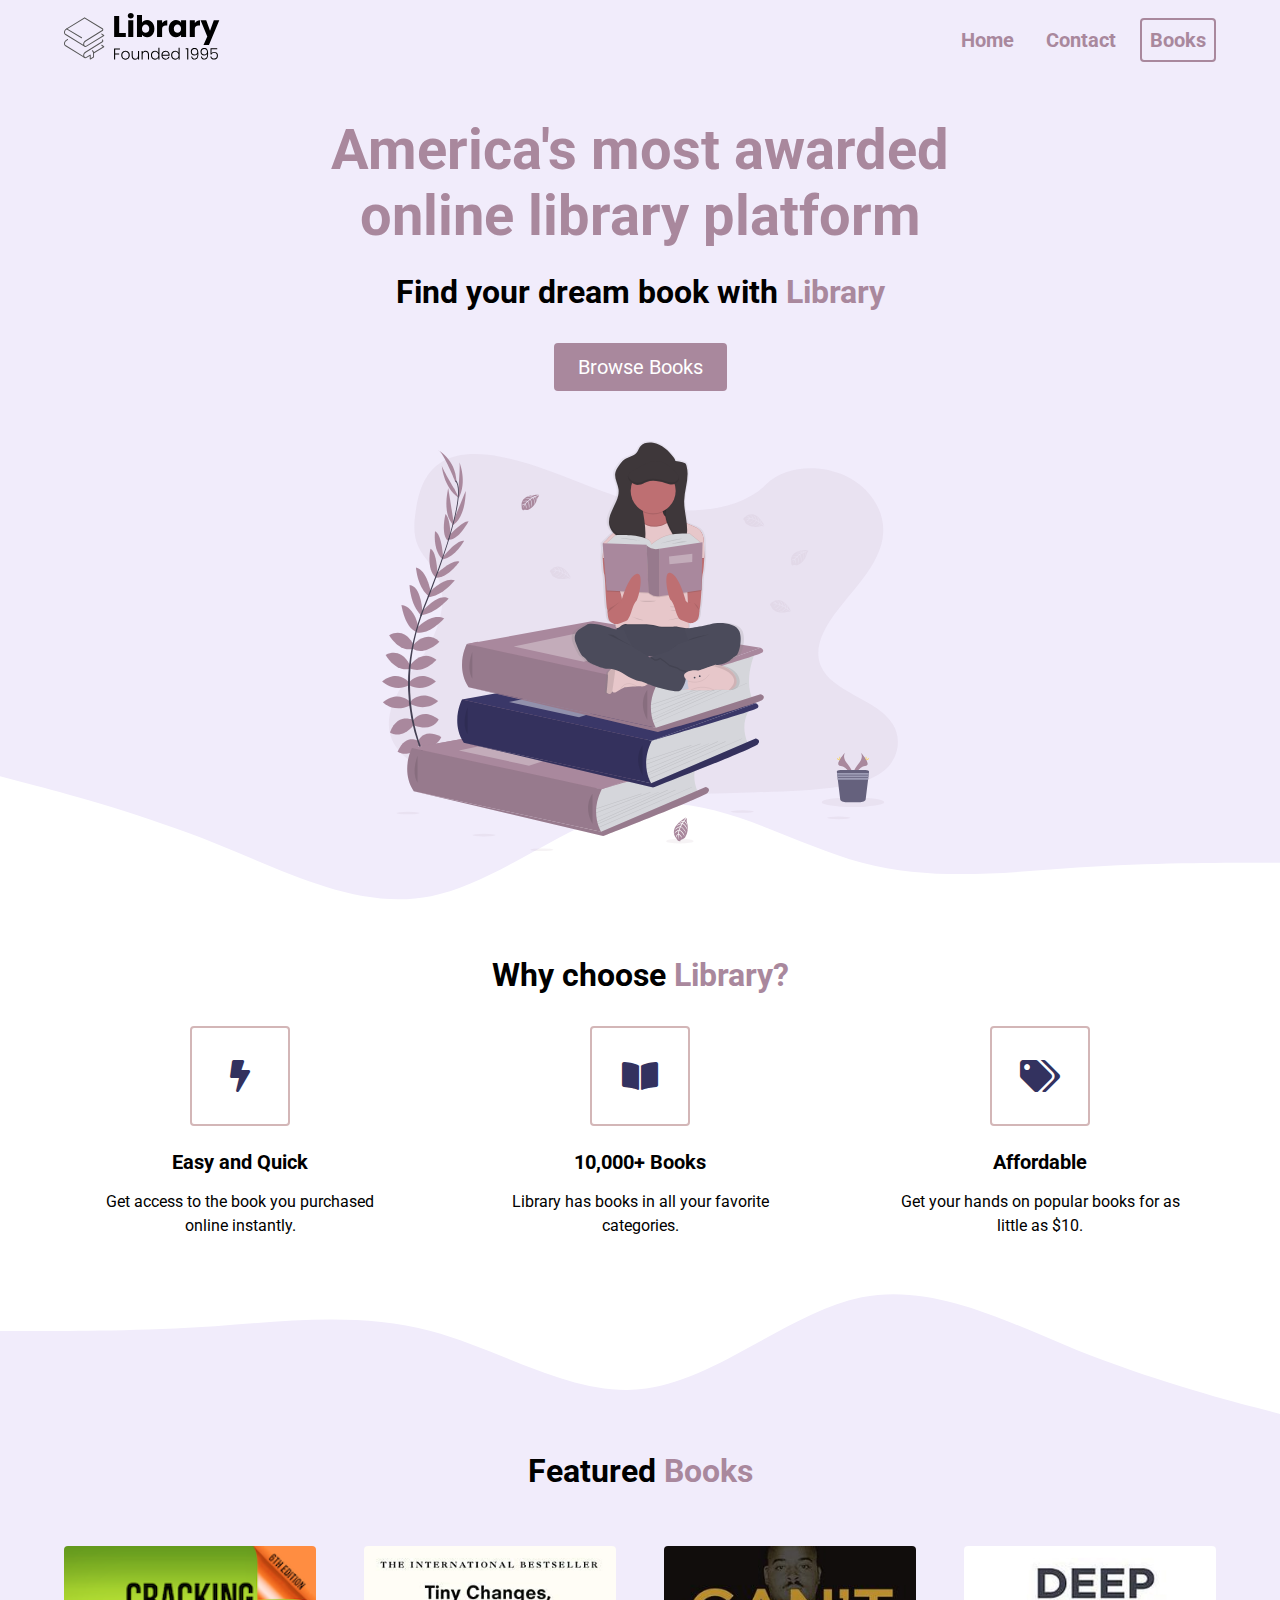
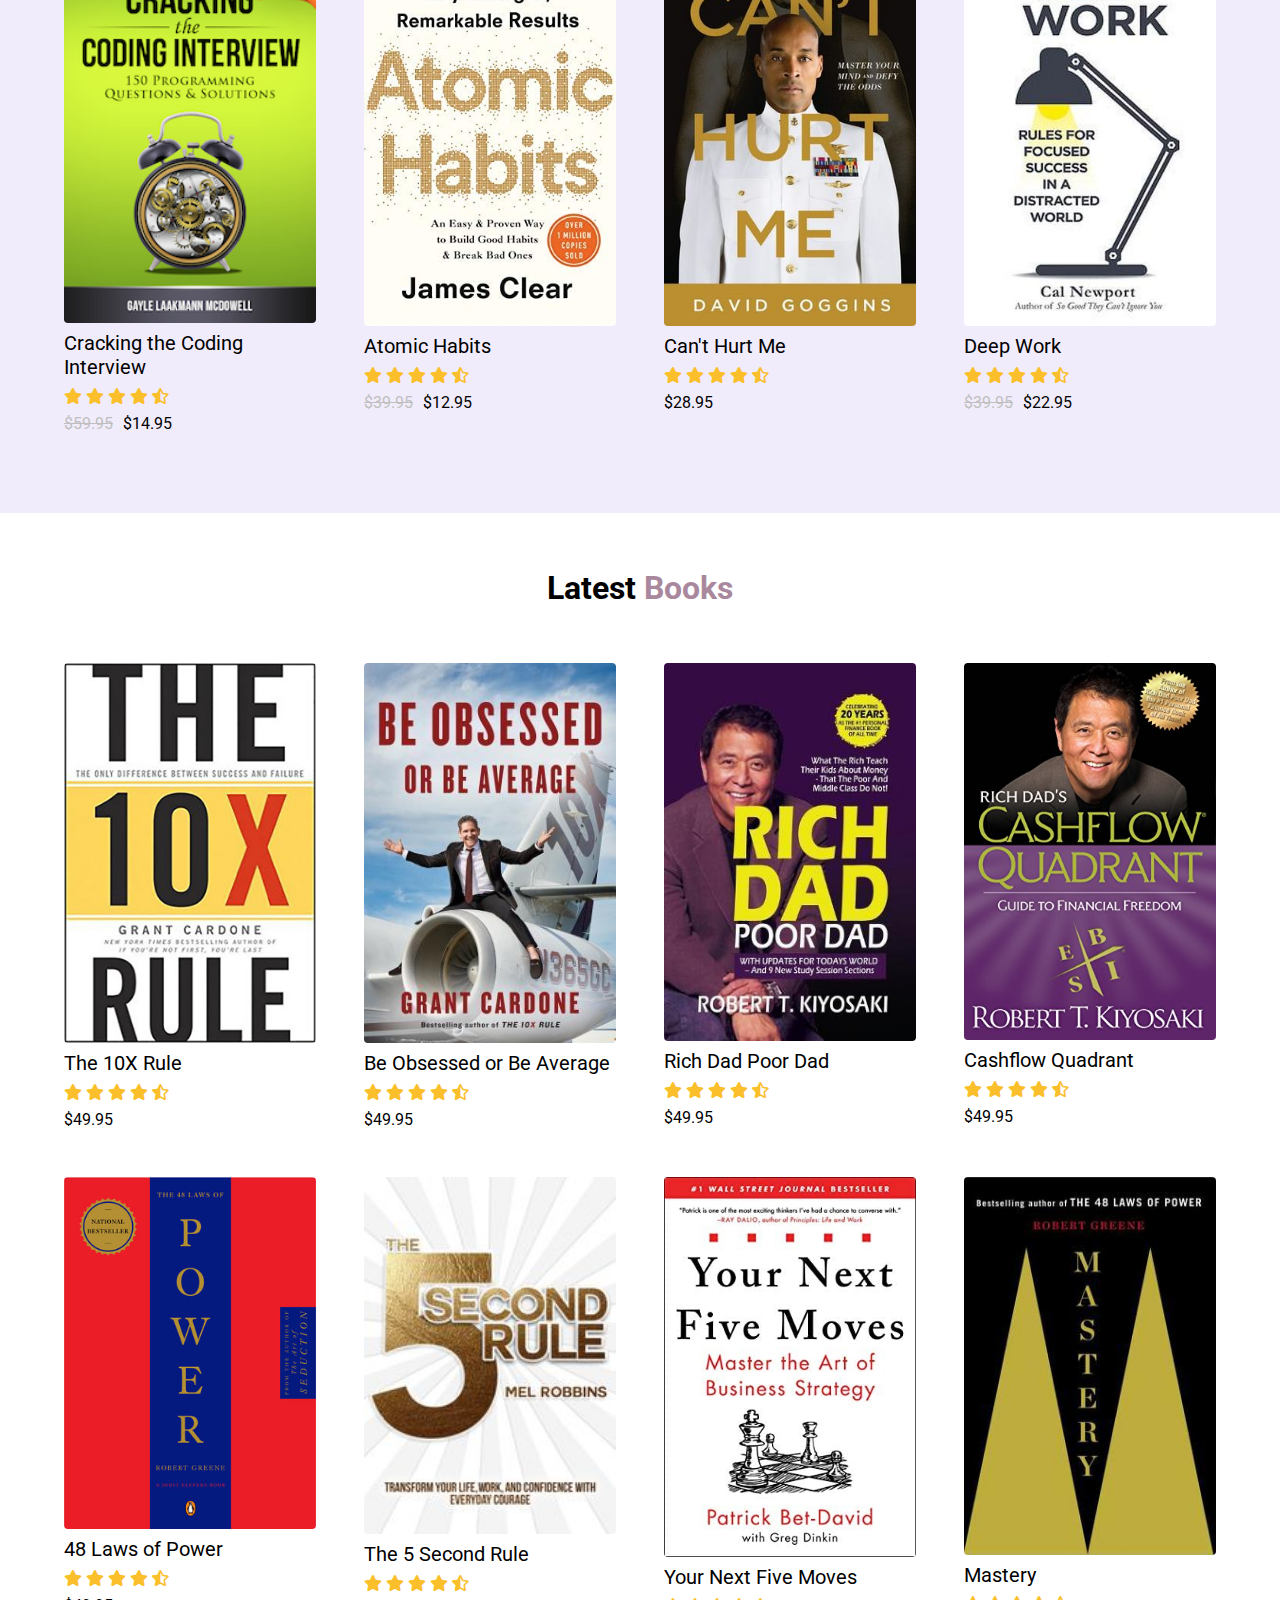
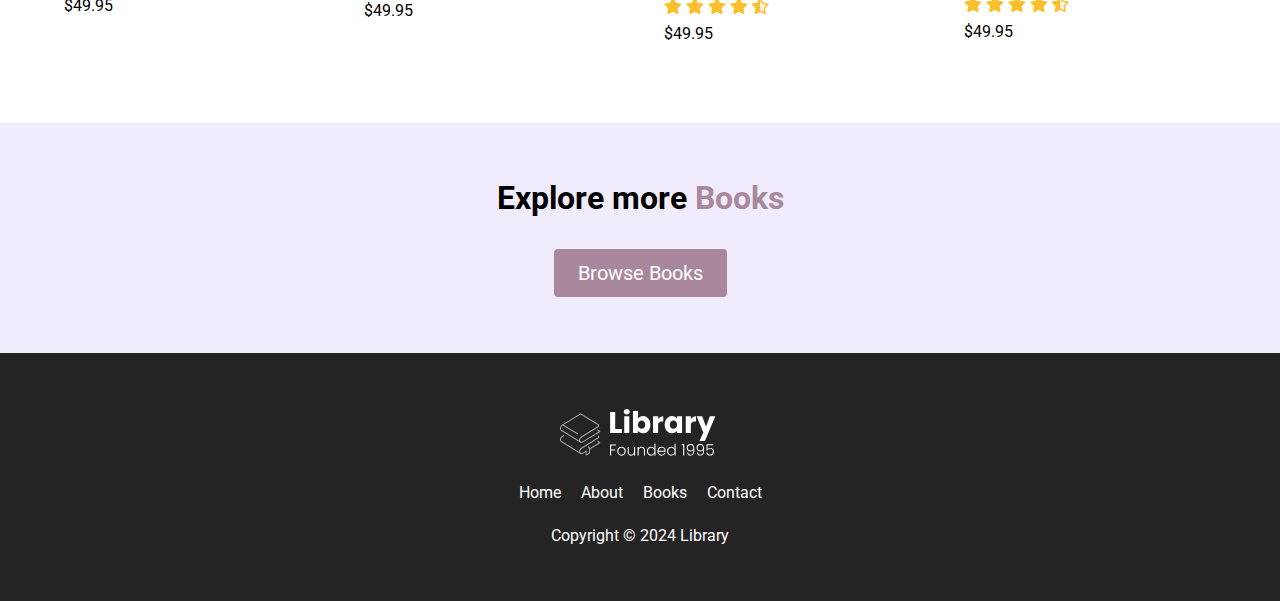
<file: index.html>
<!DOCTYPE html>
<html lang="en">

<head>
  <meta charset="UTF-8">
  <meta http-equiv="X-UA-Compatible" content="IE=edge">
  <meta name="viewport" content="width=device-width, initial-scale=1.0">
  <title>Library</title>
  <link rel="icon" href="./assets/Library.svg">
  <link rel="stylesheet" href="./styles.css">
  <link rel="stylesheet" href="https://cdnjs.cloudflare.com/ajax/libs/font-awesome/5.15.3/css/all.min.css">
  <script src="./index.js"></script>
</head>
<!DOCTYPE html>
<body>
    <section id="landing">
        <nav>
            <div class="nav__container"> 
                <img class="logo" src="./assets/Library.svg" alt="">
                <ul class="nav__links">
                    <li><a href="#" class="nav__link">Home</a></li>
                    <li><a href="#" class="nav__link">Contact</a></li>
                    <li><a href="./books.html" class="nav__link nav__link--primary">Books</a></li>
                </ul>
            
            <button class="btn__menu" onclick="openMenu()">
                <i class="fas fa-bars"></i>
            </button>
            <div class="menu__backdrop">
                <button class="btn__menu btn__menu--close" onclick="closeMenu()">
                    <i class="fas fa-times"></i>
                </button>
                <ul class="menu__links">
                    <li class="menu__list">
                        <a href="#" class="menu__link" onclick="closeMenu()">Home</a>
                    </li>
                    <li class="menu__list">
                        <a href="./books.html" class="menu__link" onclick="closeMenu()">Books</a>
                    </li>
                    <li class="menu__list">
                        <a class="menu__link no-cursor" onclick="closeMenu()">Contact</a>
                    </li>
                </ul>
            </div>
        </div>
        </nav>
        <header>
            <div class="header__container">
                <div class="header__description">
                    <h1>America's most awarded online library platform</h1>
                    <h2>Find your dream book with <span class="purple">Library</span></h2>
                    <a href="#features">
                        <button class="btn">Browse Books</button>
                    </a> 
                </div>
                <figure class="header__img--wrapper">
                    <img class="header__img" src="./assets/Undraw_Books.svg" alt="">
                </figure>
            </div>
        </header>
    </section>

    <main>
        <section id="highlights">
            <div class="container">
                <div class="row">
                    <h2 class="section__title">
                        Why choose <span class="purple">Library?</span>
                    </h2>
                    <div class="highlight__wrapper">
                        <div class="highlight">
                            <div class="highlight__img">
                                <i class="fas fa-bolt"></i>
                            </div>
                                <h3 class="highlight__subtitle">
                                    Easy and Quick
                                </h3>
                                <p class="highlight__para">
                                    Get access to the book you purchased online instantly.
                                </p>
                        </div>
                        <div class="highlight">
                            <div class="highlight__img">
                                <i class="fas fa-book-open"></i>
                            </div>
                                <h3 class="highlight__subtitle">
                                    10,000+ Books
                                </h3>
                                <p class="highlight__para">
                                    Library has books in all your favorite categories.
                                </p>
                        </div>
                        <div class="highlight">
                            <div class="highlight__img">
                                <i class="fas fa-tags"></i>
                            </div>
                                <h3 class="highlight__subtitle">
                                    Affordable
                                </h3>
                                <p class="highlight__para">
                                    Get your hands on popular books for as little as $10.
                                </p>
                        </div>
                    </div>
                </div>
            </div>
        </section>

        <section id="features">
            <div class="container">
                <div class="row">
                    <h2 class="section__title">
                        Featured <span class="purple">Books</span>
                    </h2>
                    <div class="books">
                        <div class="book">
                            <figure class="book__img--wrapper">
                                <img class="book__img" src="./assets/crack the coding interview.png" alt="">
                            </figure>
                            <div class="book__title">
                                Cracking the Coding Interview
                            </div>
                            <div class="book__ratings">
                                <i class="fas fa-star"></i>
                                <i class="fas fa-star"></i>
                                <i class="fas fa-star"></i>
                                <i class="fas fa-star"></i>
                                <i class="fas fa-star-half-alt"></i>
                            </div>
                            <div class="book__price">
                                <span class="book__price--normal">$59.95</span> $14.95
                            </div>
                        </div>
                        <div class="book">
                            <figure class="book__img--wrapper">
                                <img class="book__img" src="./assets/atomic habits.jpg" alt="">
                            </figure>
                            <div class="book__title">
                                Atomic Habits
                            </div>
                            <div class="book__ratings">
                                <i class="fas fa-star"></i>
                                <i class="fas fa-star"></i>
                                <i class="fas fa-star"></i>
                                <i class="fas fa-star"></i>
                                <i class="fas fa-star-half-alt"></i>
                            </div>
                            <div class="book__price">
                                <span class="book__price--normal">$39.95</span> $12.95
                            </div>
                        </div>
                        <div class="book">
                            <figure class="book__img--wrapper">
                                <img class="book__img" src="./assets/david goggins.jpeg" alt="">
                            </figure>
                            <div class="book__title">
                                Can't Hurt Me
                            </div>
                            <div class="book__ratings">
                                <i class="fas fa-star"></i>
                                <i class="fas fa-star"></i>
                                <i class="fas fa-star"></i>
                                <i class="fas fa-star"></i>
                                <i class="fas fa-star-half-alt"></i>
                            </div>
                            <div class="book__price">
                                $28.95
                            </div>
                        </div>
                        <div class="book">
                            <figure class="book__img--wrapper">
                                <img class="book__img" src="./assets/deep work.jpeg" alt="">
                            </figure>
                            <div class="book__title">
                                Deep Work
                            </div>
                            <div class="book__ratings">
                                <i class="fas fa-star"></i>
                                <i class="fas fa-star"></i>
                                <i class="fas fa-star"></i>
                                <i class="fas fa-star"></i>
                                <i class="fas fa-star-half-alt"></i>
                            </div>
                            <div class="book__price">
                                <span class="book__price--normal">$39.95</span> $22.95
                            </div>
                        </div>
                    </div>
                </div>
            </div>
        </section>
        <section id="recent">
            <div class="container">
                <div class="row">
                    <h2 class="section__title">
                        Latest <span class="purple">Books</span>
                    </h2>
                    <div class="books">
                        <div class="book">
                            <figure class="book__img--wrapper">
                                <img class="book__img" src="./assets/book-1.jpeg" alt="">
                            </figure>
                            <div class="book__title">
                                The 10X Rule
                            </div>
                            <div class="book__ratings">
                                <i class="fas fa-star"></i>
                                <i class="fas fa-star"></i>
                                <i class="fas fa-star"></i>
                                <i class="fas fa-star"></i>
                                <i class="fas fa-star-half-alt"></i>
                            </div>
                            <div class="book__price">
                                $49.95
                            </div>
                        </div>
                        <div class="book">
                            <figure class="book__img--wrapper">
                                <img class="book__img" src="./assets/book-2.jpeg" alt="">
                            </figure>
                            <div class="book__title">
                                Be Obsessed or Be Average
                            </div>
                            <div class="book__ratings">
                                <i class="fas fa-star"></i>
                                <i class="fas fa-star"></i>
                                <i class="fas fa-star"></i>
                                <i class="fas fa-star"></i>
                                <i class="fas fa-star-half-alt"></i>
                            </div>
                            <div class="book__price">
                                $49.95
                            </div>
                        </div>
                        <div class="book">
                            <figure class="book__img--wrapper">
                                <img class="book__img" src="./assets/book-3.jpeg" alt="">
                            </figure>
                            <div class="book__title">
                                Rich Dad Poor Dad
                            </div>
                            <div class="book__ratings">
                                <i class="fas fa-star"></i>
                                <i class="fas fa-star"></i>
                                <i class="fas fa-star"></i>
                                <i class="fas fa-star"></i>
                                <i class="fas fa-star-half-alt"></i>
                            </div>
                            <div class="book__price">
                                $49.95
                            </div>
                        </div>
                        <div class="book">
                            <figure class="book__img--wrapper">
                                <img class="book__img" src="./assets/book-4.jpeg" alt="">
                            </figure>
                            <div class="book__title">
                                Cashflow Quadrant
                            </div>
                            <div class="book__ratings">
                                <i class="fas fa-star"></i>
                                <i class="fas fa-star"></i>
                                <i class="fas fa-star"></i>
                                <i class="fas fa-star"></i>
                                <i class="fas fa-star-half-alt"></i>
                            </div>
                            <div class="book__price">
                                $49.95
                            </div>
                        </div>
                        <div class="book">
                            <figure class="book__img--wrapper">
                                <img class="book__img" src="./assets/book-5.jpeg" alt="">
                            </figure>
                            <div class="book__title">
                                48 Laws of Power
                            </div>
                            <div class="book__ratings">
                                <i class="fas fa-star"></i>
                                <i class="fas fa-star"></i>
                                <i class="fas fa-star"></i>
                                <i class="fas fa-star"></i>
                                <i class="fas fa-star-half-alt"></i>
                            </div>
                            <div class="book__price">
                                $49.95
                            </div>
                        </div>
                        <div class="book">
                            <figure class="book__img--wrapper">
                                <img class="book__img" src="./assets/book-6.jpeg" alt="">
                            </figure>
                            <div class="book__title">
                                The 5 Second Rule
                            </div>
                            <div class="book__ratings">
                                <i class="fas fa-star"></i>
                                <i class="fas fa-star"></i>
                                <i class="fas fa-star"></i>
                                <i class="fas fa-star"></i>
                                <i class="fas fa-star-half-alt"></i>
                            </div>
                            <div class="book__price">
                                $49.95
                            </div>
                        </div>
                        <div class="book">
                            <figure class="book__img--wrapper">
                                <img class="book__img" src="./assets/book-7.jpg" alt="">
                            </figure>
                            <div class="book__title">
                                Your Next Five Moves
                            </div>
                            <div class="book__ratings">
                                <i class="fas fa-star"></i>
                                <i class="fas fa-star"></i>
                                <i class="fas fa-star"></i>
                                <i class="fas fa-star"></i>
                                <i class="fas fa-star-half-alt"></i>
                            </div>
                            <div class="book__price">
                                $49.95
                            </div>
                        </div>
                        <div class="book">
                            <figure class="book__img--wrapper">
                                <img class="book__img" src="./assets/book-8.jpeg" alt="">
                            </figure>
                            <div class="book__title">
                                Mastery
                            </div>
                            <div class="book__ratings">
                                <i class="fas fa-star"></i>
                                <i class="fas fa-star"></i>
                                <i class="fas fa-star"></i>
                                <i class="fas fa-star"></i>
                                <i class="fas fa-star-half-alt"></i>
                            </div>
                            <div class="book__price">
                                $49.95
                            </div>
                        </div>
                    </div>

                </div>
            </div>
        </section>
        <section id="explore">
            <div class="container">
                <div class="row row__column">
                     <h2>Explore more <span class="purple">Books</span></h2>
                    <a href="./books.html">
                        <button class="btn">Browse Books</button>
                    </a>
                </div>
            </div>
        </section>
    </main>
    <footer>
        <div class="container">
            <div class="row row__column">
                <a href="#">
                    <figure class="footer__logo">
                        <img src="./assets/Library.svg" class="footer__logo--img" alt="">
                    </figure>
                </a>
                <div class="footer__list">
                    <a href="" class="footer__link">Home</a>
                    <a href="" class="footer__link no-cursor">About</a>
                    <a href="./books.html" class="footer__link">Books</a>
                    <a href="" class="footer__link no-cursor">Contact</a>
                </div>
                <div class="footer__copyright">Copyright &copy; 2024 Library</div>
            </div>
        </div>
    </footer>
</body>
</html>
</file>
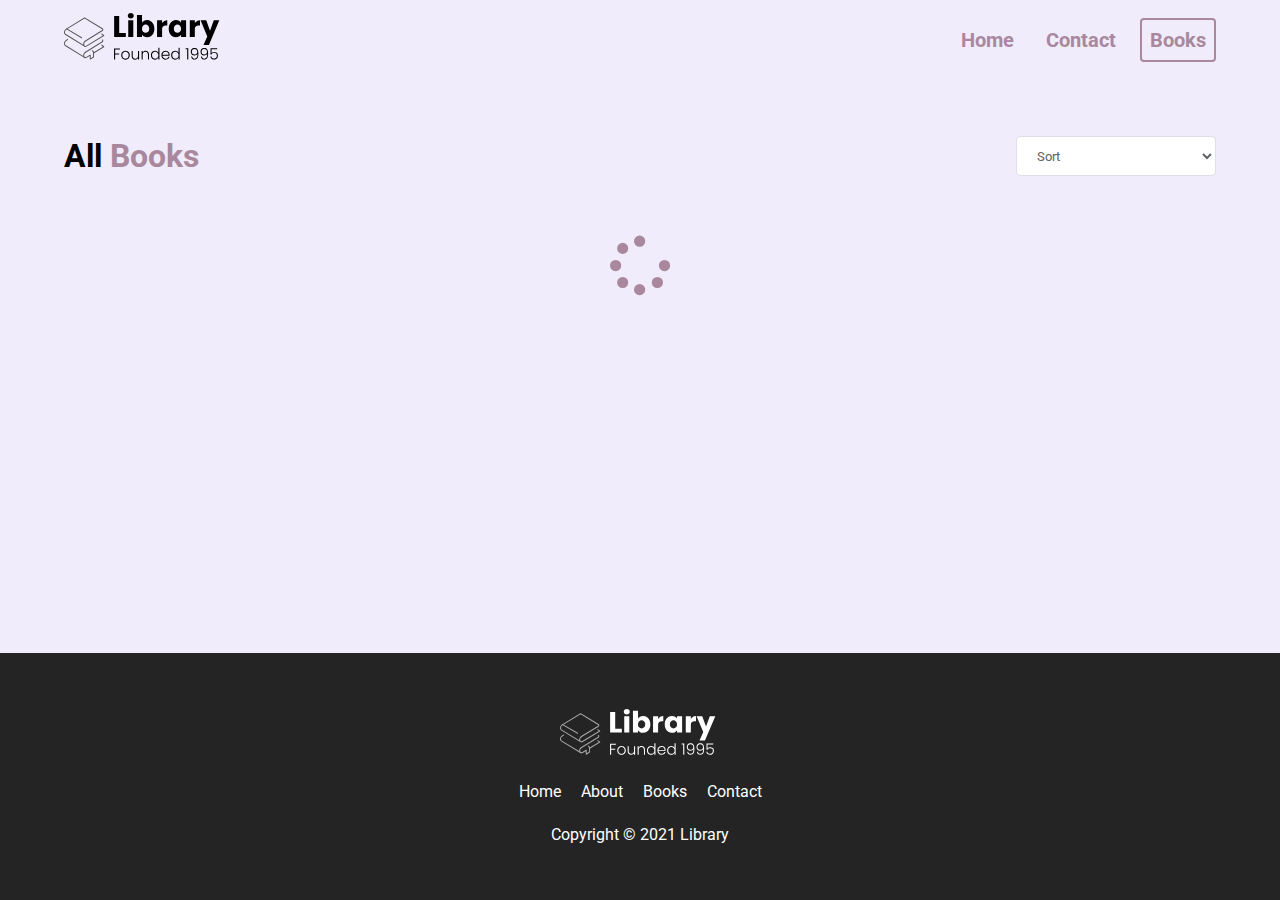
<file: books.html>
<!DOCTYPE html>
<html lang="en">
  <head>
    <meta charset="UTF-8" />
    <meta http-equiv="X-UA-Compatible" content="IE=edge" />
    <meta name="viewport" content="width=device-width, initial-scale=1.0" />
    <title>Library</title>
    <link rel="stylesheet" href="styles.css" />
    <link rel="stylesheet" href="https://cdnjs.cloudflare.com/ajax/libs/font-awesome/5.15.3/css/all.min.css">
    <script src="index.js"></script>
    <script src="books.js"></script>
  </head>

  <body id="books__body">
    <section>
      <nav>
        <div class="nav__container">
          <img class="logo" src="assets/Library.svg" alt="" />
          <ul class="nav__links">
            <li><a href="./index.html" class="nav__link">Home</a></li>
            <li><a href="#" class="nav__link">Contact</a></li>
            <li><a href="#" class="nav__link nav__link--primary">Books</a></li>
          </ul>
          <button class="btn__menu" onclick="openMenu()">
            <i class="fas fa-bars"></i>
          </button>
          <div class="menu__backdrop" style="visibility: hidden">
            <button class="btn__menu btn__menu--close" onclick="closeMenu()">
              <i class="fas fa-times"></i>
            </button>
            <ul class="menu__links">
              <li class="menu__list">
                <a href="#" class="menu__link" onclick="closeMenu()">Home</a>
              </li>
              <li class="menu__list">
                <a href="#features" class="menu__link" onclick="closeMenu()"
                  >Books</a
                >
              </li>
              <li class="menu__list">
                <a class="menu__link no-cursor" onclick="closeMenu()"
                  >Contacts</a
                >
              </li>
            </ul>
          </div>
        </div>
      </nav>
    </section>

    <main id="books__main">
      <section>
        <div class="container">
          <div class="row">
            <div class="books__header">
              <h2 class="section__title books__header--title">
                All <span class="purple">Books</span>
              </h2>
              <select id="filter" onchange="filterBooks(event)">
                <option value="" disabled selected>Sort</option>
                <option value="LOW_TO_HIGH">Price, Low to High</option>
                <option value="HIGH_TO_LOW">Price, High to Low</option>
                <option value="RATING">Rating</option>
              </select>
            </div>
            <div class="books">
                <i class="fas fa-spinner books__loading--spinner"></i>
            </div>
          </div>
        </div>
      </section>
    </main>

    <footer>
      <div class="container">
        <div class="row row__column">
          <a href="#">
            <figure class="footer__logo">
              <img src="assets/Library.svg" class="footer__logo--img" alt="" />
            </figure>
          </a>
          <div class="footer__list">
            <a href="#" class="footer__link">Home</a>
            <a class="footer__link no-cursor">About</a>
            <a href="#features" class="footer__link">Books</a>
            <a class="footer__link no-cursor">Contact</a>
          </div>
          <div class="footer__copyright">Copyright &copy; 2021 Library</div>
        </div>
      </div>
    </footer>
  </body>
</html>
</file>
<file: styles.css>
@import url('https://fonts.googleapis.com/css2?family=Roboto:ital,wght@0,100;0,300;0,400;0,500;0,700;0,900;1,100;1,300;1,400;1,500;1,700;1,900&display=swap');
* {
    padding: 0;
    margin: 0;
    box-sizing: border-box;
    font-family: "Roboto", sans-serif;
}

html {
    scroll-behavior: smooth;
}

body {
    max-width: 100vw;
    overflow-x: hidden;
}

nav {
    height: 80px;
    display: flex;
}

img {
    width: 100%;
}

p {
    line-height: 1.5;
}

a {
    text-decoration: none;
}

a:hover {
    text-decoration: underline;
    text-underline-position: under;
}

.nav__container {
    width: 100%;
    max-width: 1200px;
    padding: 0 24px;
    display: flex;
    justify-content: space-between;
    align-items: center;
    margin: 0 auto;
}

.purple {
    color: #A9889D;
}

.logo {
    width: 160px;
    filter: grayscale(1);
}

ul {
    display: flex;
}

li {
    list-style-type: none;
}

.nav__link {
    margin-left: 16px;
    text-decoration: none;
    font-size: 20px;
    color: #A9889D;
    font-weight: bold;
    padding: 8px;
    transition: all 300ms ease;
}

.nav__link:hover {
    color: #33325F;
    text-decoration: underline;
    text-decoration-color: #D3B6B7;
    text-underline-position: under;
    transition: all 300ms ease;
}

.nav__link--primary {
    border: 2px solid #A9889D;
    border-radius: 4px;
    transition: all 300ms ease;
}

.nav__link--primary:hover {
    text-decoration: none;
    border: 2px solid #D3B6B7;
    color: #2F2E41;
}

.btn__menu {
    background-color: transparent;
    font-size: 40px;
    text-align: center;
    border: none;
    color: #A9889D;
    display: none;
}

.menu__backdrop {
    position: absolute;
    background-color: #242424;
    top: 0;
    left: 0;
    right: 0;
    bottom: 0;
    z-index: 100;
    display: flex;
    justify-content: center;
    align-items: center;
    transition: all 300ms ease;
    opacity: 0;
    visibility: hidden;
}

.menu--open .menu__backdrop {
    visibility: visible;
    opacity: 1;
}

.menu--open {
    max-height: 100vh;
    overflow-y: hidden;
}

.menu__links {
    display: flex;
    flex-direction: column;
    align-items: center;
}

.menu__list {
    padding: 32px 0 ;
}

.menu__link {
    font-size: 40px;
    color: white;
}

.btn__menu--close {
    position: absolute;
    right: 20px;
    top: 10px;
    padding: 8px;
    color: white;

}

/* 

LANDING 

*/

#landing {
    background-color: rgba(115, 66, 214, 0.1);
}

header {
    height: calc(100vh - 80px);
}

.header__container {
    width: 100%;
    padding-top: 32px;
    max-width: 720px;
    margin: 0 auto;
    height: 100%;
    display: flex;
    flex-direction: column;
    justify-content: space-around;
}

.header__description {
    display: flex;
    flex-direction: column;
    align-items: center;
}

h1 {
    font-size: 56px;
    color: #A9889D;
    margin-bottom: 24px;
    text-align: center;
}

h2 {
    font-size: 32px;
    margin-bottom: 32px;
    text-align: center;
}

button {
    cursor: pointer;
}

button:active {
    transform: translateY(1px);
}

.btn {
    background-color: #A9889D;
    color: white;
    padding: 12px 24px;
    font-size: 20px;
    border-radius: 4px;
    border: none;
    transition: all 300ms ease;
}

.btn:hover {
    background-color: #2F2E41;
}

.header__img--wrapper {
    padding: 20px;
    z-index: 2;
}

.header__img {
    height: 100%;
    max-height: 50vh;
    padding: 20px;
}

.container {
    padding: 56px 0;
}

.row {
    width: 100%;
    max-width: 1200px;
    margin: 0 auto;
}

.row__column {
    display: flex;
    flex-direction: column;
    align-items: center;
}


.no-cursor {
    cursor: not-allowed;
}

/* 

HIGHLIGHTS 

*/

#highlights {
    position:relative;
    max-width: 100vw;
}

#highlights:after,
#highlights:before {
    background: url('assets/wave.svg');
    content: "";
    position: absolute;
    width: 101vw;
    height: 12vw;
    left: 0;
    z-index: 1;
    background-size: cover;
    background-repeat: no-repeat;

}

#highlights:before {
    top: 1px;
    transform: translateY(-100%);
}

#highlights:after {
    bottom: 1px;
    transform: translateY(100%) rotate(180deg);
}

.highlight__wrapper {
    display: flex;
    flex-wrap: wrap;
}

.highlight {
    padding: 0 24px;
    width: calc(100% / 3);
    display: flex;
    align-items: center;
    flex-direction: column;
}

.highlight__para {
    text-align: center;
    max-width: 280px;
}

.highlight__img {
    border: 2px solid #D3B6B7;
    color:#33325F;
    width: 100px;
    height: 100px;
    display: flex;
    align-items: center;
    justify-content: center;
    border-radius: 4px;
    font-size: 32px;
    margin-bottom: 24px;
}

.highlight__img:hover {
    background-color: #33325F;
    color:#D3B6B7;
}

.highlight__subtitle {
    font-size: 20px;
    margin-bottom: 16px;
    text-align: center;
}

/* 

FEATURES 

*/

#features {
    padding-top: 8vw;
    background-color: rgba(115, 66, 214, 0.1);
}

.books {
    display: flex;
    flex-wrap: wrap;
}

.book {
    width: 25%;
    padding: 24px;
}

.book__img {
    max-height: 380px;
    transition: all 300ms ease;
    cursor: no-drop;
}

.book__img--wrapper {
    margin-bottom: 8px;
    border-radius: 4px;
    overflow: hidden;
    display: flex;
}

.book:hover .book__img {
    transform: scale(1.03);
}

.book__title {
    font-size: 20px;
    margin-bottom: 8px;
}

.book__title:hover {
    text-decoration: underline;
    cursor: no-drop;
}

.book__ratings {
    margin-bottom: 8px;
    color: #fabf2a;
}

.fa-star, .fa-star-half-alt {
  color: #fabf2a;
}

.book__price--normal {
    text-decoration: line-through;
    padding-right: 6px;
    color: #bfbfbf;
}

/* 

EXPLORE 

*/

#explore {
    background-color: rgba(115, 66, 214, 0.1);
}

/* 

FOOTER 

*/

footer {
    background-color: #242424;
}

.footer__logo {
    display: flex;
}

.footer__logo--img {
    width: 160px;
    filter: grayscale(1) invert(1);
}

.footer__link,
.footer__copyright {
    color: #fff;
}

.footer__list {
    margin: 20px 0 24px 0;
}

.footer__link {
    padding: 0 8px;
}


/* 
**

BOOKS PAGE

**
*/

#books__body {
  background-color: rgba(115, 66, 214, 0.1);
  display: flex;
  flex-direction: column;
  min-height: 100vh;
}

#books__main {
  flex: 1;
}

.books__header {
  display: flex;
  justify-content: space-between;
  align-items: center;
  padding: 0 24px;
}

.books__header--title {
  margin-bottom: 0;
}

select {
  background-color: #fff;
  border-radius: 4px;
  border: 1px solid #dcdfe6;
  color: #606266;
  height: 40px;
  line-height: 40px;
  outline: none;
  padding: 0 16px;
  width: 100%;
  max-width: 200px;
}

.books__loading {
  display: flex;
  align-items: center;
  justify-content: center;
  padding-top: 60px;
  font-size: 60px;
  color: #A9889D;
}

.books__loading--spinner {
  display: none !important;
}

.books__loading .books__loading--spinner {
  display: block !important;
}

.fa-spinner {
  animation: rotate 600ms infinite linear;
}

@keyframes rotate {
  0% {
    transform: rotate(0);
  }

  100% {
    transform: rotate(360deg);
  }
}


/* SMALL PHONES, TABLETS, LARGE SMARTPHONES */

@media (max-width: 768px) {
    .header__description {
        padding: 0 24px;
    }

    h1 {
        font-size: 40px;
    }

    h2 {
        font-size: 26px;
    }

    button {
        font-size: 18px;
    }

    .book {
        width: 50%;
    }
}

/* SMALL PHONES, LARGE SMARTPHONES */

@media (max-width:550px) {
    .nav__links {
        display: none;
    }

    .btn__menu {
        display: block;
    }

    .highlight {
        width: 100%;
    }

    .highlight:not(:last-child) {
        margin-bottom: 24px;
    }
}
</file>
